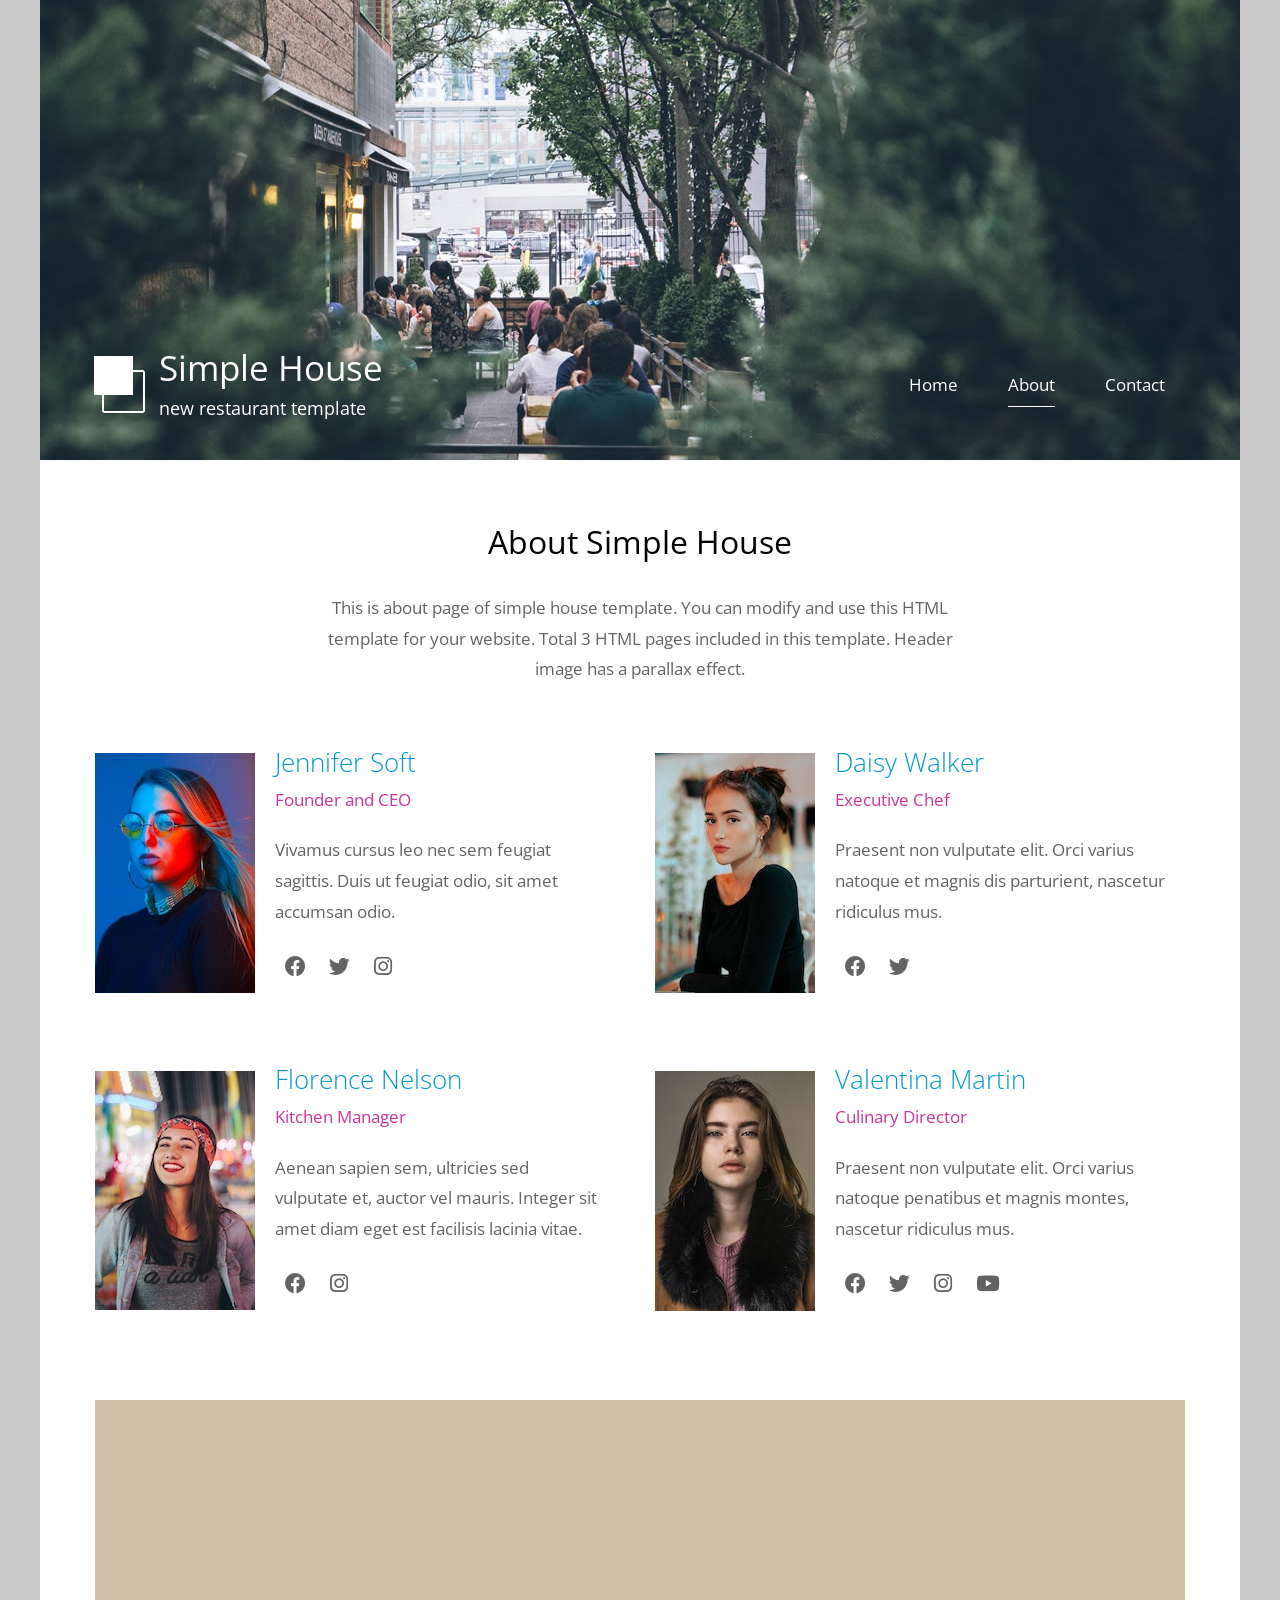
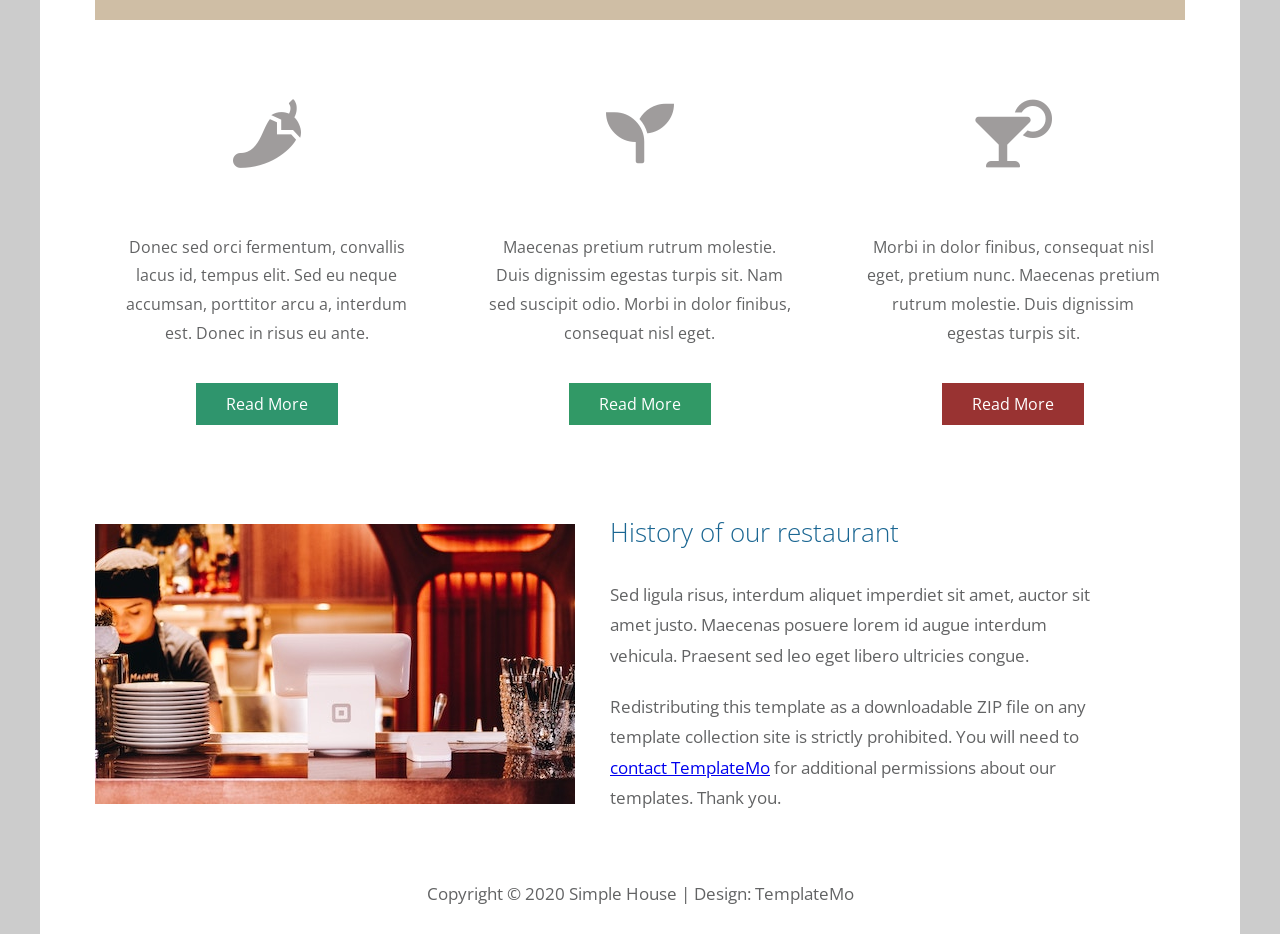
<file: about.html>
<!DOCTYPE html>
<html>

<head>
	<meta charset="UTF-8" />
    <meta name="viewport" content="width=device-width, initial-scale=1.0" />
    <meta http-equiv="X-UA-Compatible" content="ie=edge" />
    <title>Simple House - About Page</title>
    <link href="https://fonts.googleapis.com/css?family=Open+Sans:300,400" rel="stylesheet" />
    <link href="css/all.min.css" rel="stylesheet" />
	<link href="css/templatemo-style.css" rel="stylesheet" />
</head>
<!--

Simple House

https://templatemo.com/tm-539-simple-house

-->
<body> 

	<div class="container">
	<!-- Top box -->
		<!-- Logo & Site Name -->
		<div class="placeholder">
			<div class="parallax-window" data-parallax="scroll" data-image-src="img/simple-house-01.jpg">
				<div class="tm-header">
					<div class="row tm-header-inner">
						<div class="col-md-6 col-12">
							<img src="img/simple-house-logo.png" alt="Logo" class="tm-site-logo" /> 
							<div class="tm-site-text-box">
								<h1 class="tm-site-title">Simple House</h1>
								<h6 class="tm-site-description">new restaurant template</h6>	
							</div>
						</div>
						<nav class="col-md-6 col-12 tm-nav">
							<ul class="tm-nav-ul">
								<li class="tm-nav-li"><a href="index.html" class="tm-nav-link">Home</a></li>
								<li class="tm-nav-li"><a href="about.html" class="tm-nav-link active">About</a></li>
								<li class="tm-nav-li"><a href="contact.html" class="tm-nav-link">Contact</a></li>
							</ul>
						</nav>	
					</div>
				</div>
			</div>
		</div>

		<main>
			<header class="row tm-welcome-section">
				<h2 class="col-12 text-center tm-section-title">About Simple House</h2>
				<p class="col-12 text-center">This is about page of simple house template. 
                You can modify and use this HTML template for your website. Total 3 HTML pages included in this template. Header image has a parallax effect.</p>
			</header>

			<div class="tm-container-inner tm-persons">
				<div class="row">
					<article class="col-lg-6">
						<figure class="tm-person">
							<img src="img/about-01.jpg" alt="Image" class="img-fluid tm-person-img" />
							<figcaption class="tm-person-description">
								<h4 class="tm-person-name">Jennifer Soft</h4>
								<p class="tm-person-title">Founder and CEO</p>
								<p class="tm-person-about">Vivamus cursus leo nec sem feugiat sagittis.
								Duis ut feugiat odio, sit amet accumsan
								odio.</p>
								<div>
									<a href="https://fb.com" class="tm-social-link"><i class="fab fa-facebook tm-social-icon"></i></a>
									<a href="https://twitter.com" class="tm-social-link"><i class="fab fa-twitter tm-social-icon"></i></a>
									<a href="https://instagram.com" class="tm-social-link"><i class="fab fa-instagram tm-social-icon"></i></a>
								</div>
							</figcaption>
						</figure>
					</article>
					<article class="col-lg-6">
						<figure class="tm-person">
							<img src="img/about-02.jpg" alt="Image" class="img-fluid tm-person-img" />
							<figcaption class="tm-person-description">
								<h4 class="tm-person-name">Daisy Walker</h4>
								<p class="tm-person-title">Executive Chef</p>
								<p class="tm-person-about">Praesent non vulputate elit. Orci varius
								natoque et magnis dis parturient, nascetur ridiculus mus.</p>
								<div>
									<a href="https://fb.com" class="tm-social-link"><i class="fab fa-facebook tm-social-icon"></i></a>
									<a href="https://twitter.com" class="tm-social-link"><i class="fab fa-twitter tm-social-icon"></i></a>
								</div>
							</figcaption>
						</figure>
					</article>
					<article class="col-lg-6">
						<figure class="tm-person">
							<img src="img/about-03.jpg" alt="Image" class="img-fluid tm-person-img" />
							<figcaption class="tm-person-description">
								<h4 class="tm-person-name">Florence Nelson</h4>
								<p class="tm-person-title">Kitchen Manager</p>
								<p class="tm-person-about">Aenean sapien sem, ultricies sed vulputate
								et, auctor vel mauris. Integer sit amet diam eget est facilisis lacinia vitae.</p>
								<div>
									<a href="https://fb.com" class="tm-social-link"><i class="fab fa-facebook tm-social-icon"></i></a>
									<a href="https://instagram.com" class="tm-social-link"><i class="fab fa-instagram tm-social-icon"></i></a>
								</div>
							</figcaption>
						</figure>
					</article>
					<article class="col-lg-6">
						<figure class="tm-person">
							<img src="img/about-04.jpg" alt="Image" class="img-fluid tm-person-img" />
							<figcaption class="tm-person-description">
								<h4 class="tm-person-name">Valentina Martin</h4>
								<p class="tm-person-title">Culinary Director</p>
								<p class="tm-person-about">Praesent non vulputate elit. Orci varius
								natoque penatibus et magnis montes, nascetur ridiculus mus.</p>
								<div>
									<a href="https://fb.com" class="tm-social-link"><i class="fab fa-facebook tm-social-icon"></i></a>
									<a href="https://twitter.com" class="tm-social-link"><i class="fab fa-twitter tm-social-icon"></i></a>
									<a href="https://instagram.com" class="tm-social-link"><i class="fab fa-instagram tm-social-icon"></i></a>
									<a href="https://youtube.com" class="tm-social-link"><i class="fab fa-youtube tm-social-icon"></i></a>
								</div>
							</figcaption>
						</figure>
					</article>
				</div>
			</div>
			<div class="tm-container-inner tm-featured-image">
				<div class="row">
					<div class="col-12">
						<div class="placeholder-2">
							<div class="parallax-window-2" data-parallax="scroll" data-image-src="img/about-05.jpg"></div>		
						</div>
					</div>
				</div>
			</div>
			<div class="tm-container-inner tm-features">
				<div class="row">
					<div class="col-lg-4">
						<div class="tm-feature">
							<i class="fas fa-4x fa-pepper-hot tm-feature-icon"></i>
							<p class="tm-feature-description">Donec sed orci fermentum, convallis lacus id, tempus elit. Sed eu neque accumsan, porttitor arcu a, interdum est. Donec in risus eu ante.</p>
							<a href="index.html" class="tm-btn tm-btn-primary">Read More</a>
						</div>
					</div>
					<div class="col-lg-4">
						<div class="tm-feature">
							<i class="fas fa-4x fa-seedling tm-feature-icon"></i>
							<p class="tm-feature-description">Maecenas pretium rutrum molestie. Duis dignissim egestas turpis sit. Nam sed suscipit odio. Morbi in dolor finibus, consequat nisl eget.</p>
							<a href="index.html" class="tm-btn tm-btn-success">Read More</a>
						</div>
					</div>
					<div class="col-lg-4">
						<div class="tm-feature">
							<i class="fas fa-4x fa-cocktail tm-feature-icon"></i>
							<p class="tm-feature-description">Morbi in dolor finibus, consequat nisl eget, pretium nunc. Maecenas pretium rutrum molestie. Duis dignissim egestas turpis sit.</p>
							<a href="index.html" class="tm-btn tm-btn-danger">Read More</a>
						</div>
					</div>
				</div>
			</div>
			<div class="tm-container-inner tm-history">
				<div class="row">
					<div class="col-12">
						<div class="tm-history-inner">
							<img src="img/about-06.jpg" alt="Image" class="img-fluid tm-history-img" />
							<div class="tm-history-text"> 
								<h4 class="tm-history-title">History of our restaurant</h4>
								<p class="tm-mb-p">Sed ligula risus, interdum aliquet imperdiet sit amet, auctor sit amet justo. Maecenas posuere lorem id augue interdum vehicula. Praesent sed leo eget libero ultricies congue.</p>
								<p>Redistributing this template as a downloadable ZIP file on any template collection site is strictly prohibited. You will need to <a href="https://templatemo.com/contact">contact TemplateMo</a> for additional permissions about our templates. Thank you.</p>
							</div>
						</div>	
					</div>
				</div>
			</div>
		</main>

		<footer class="tm-footer text-center">
			<p>Copyright &copy; 2020 Simple House 
            
            | Design: <a rel="nofollow" href="https://templatemo.com">TemplateMo</a></p>
		</footer>
	</div>
	<script src="js/jquery.min.js"></script>
	<script src="js/parallax.min.js"></script>
</body>
</html>
</file>
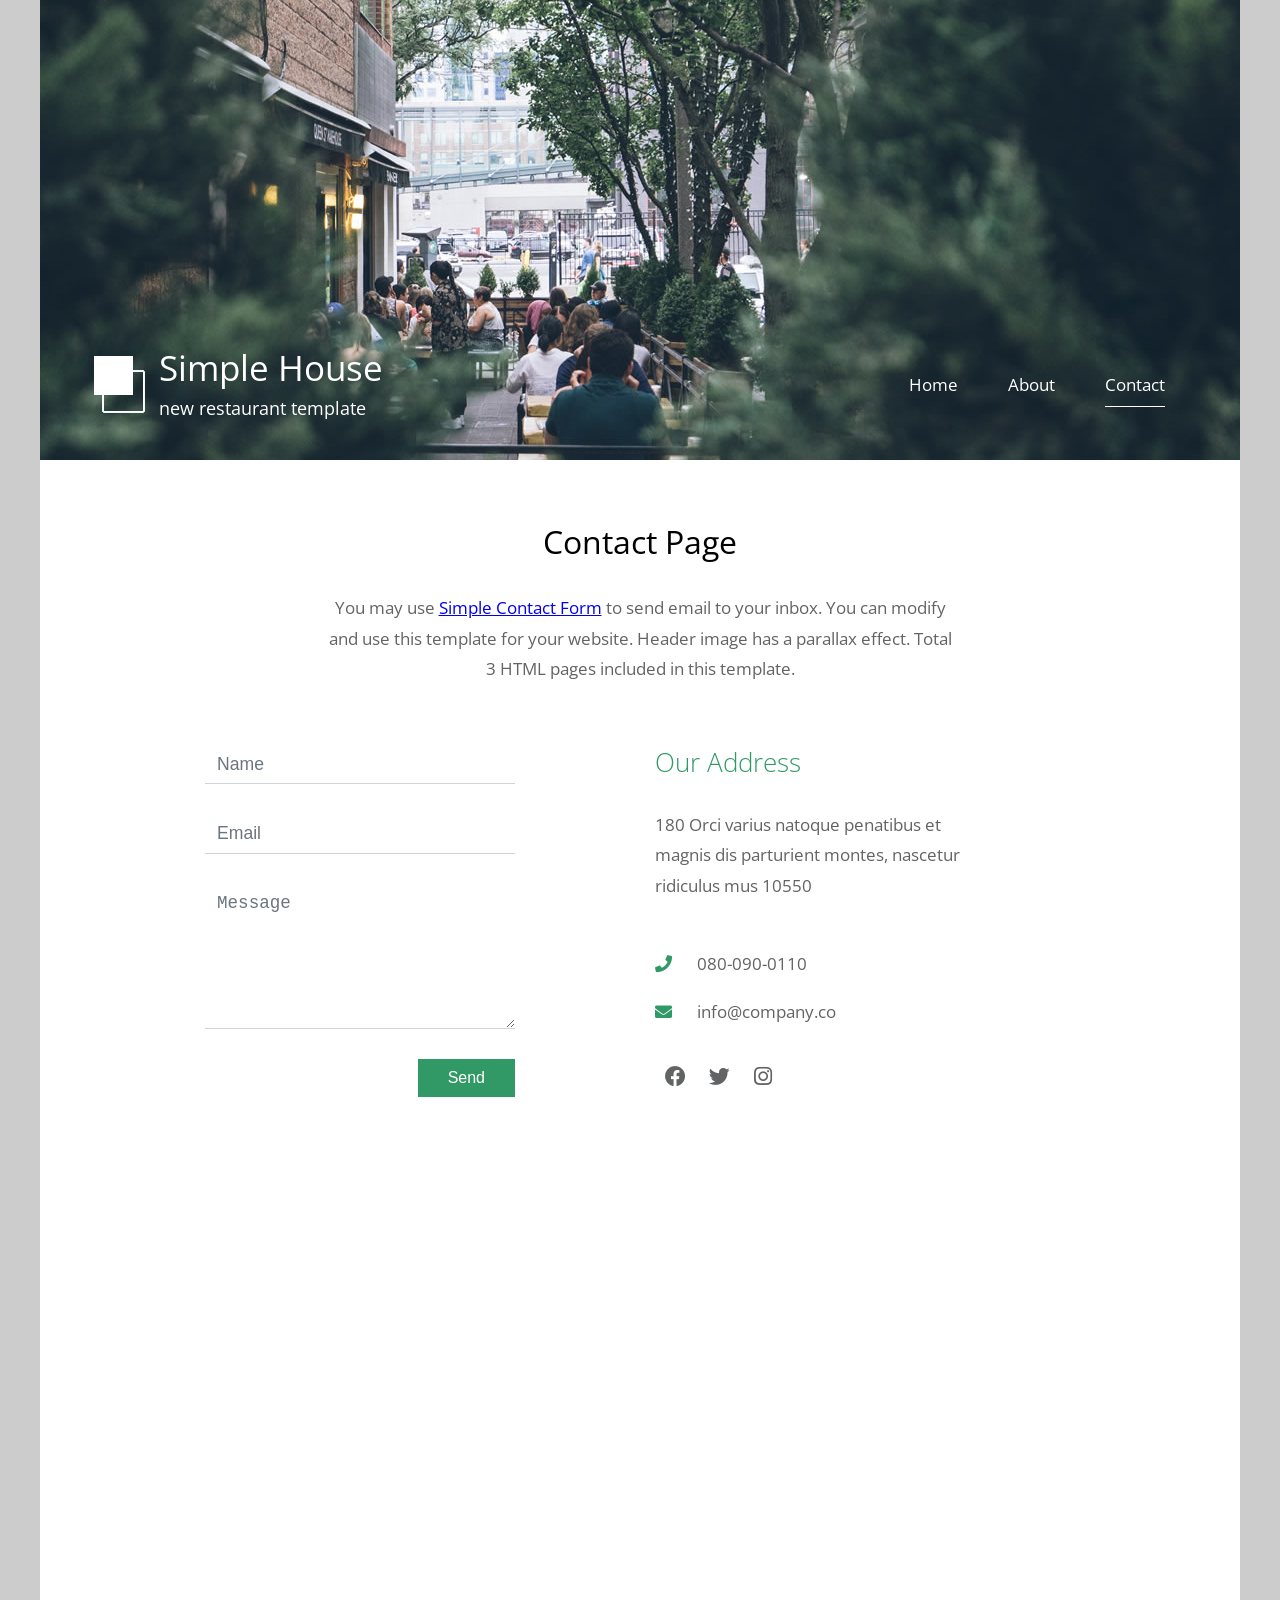
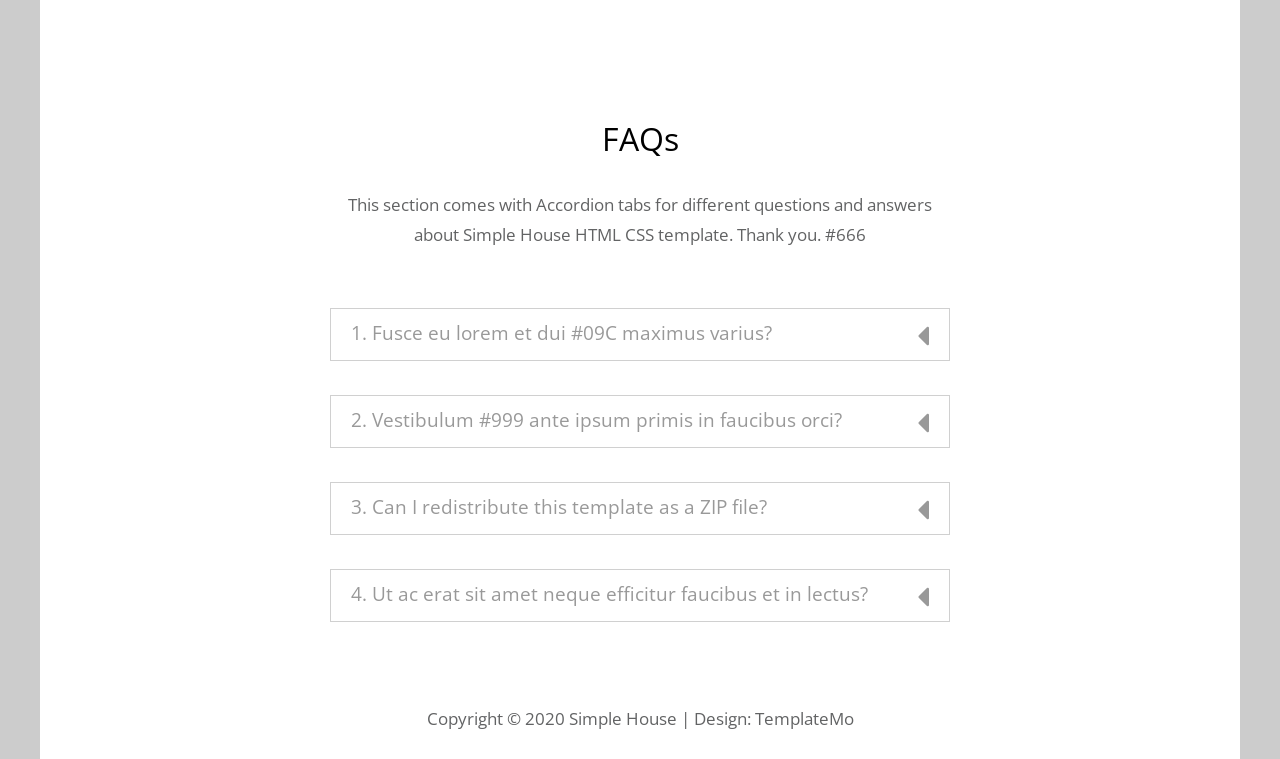
<file: contact.html>
<!DOCTYPE html>
<html>

<head>
	<meta charset="UTF-8" />
    <meta name="viewport" content="width=device-width, initial-scale=1.0" />
    <meta http-equiv="X-UA-Compatible" content="ie=edge" />
    <title>Simple House - Contact Page</title>
    <link href="https://fonts.googleapis.com/css?family=Open+Sans:300,400" rel="stylesheet" />
    <link href="css/all.min.css" rel="stylesheet" />
	<link href="css/templatemo-style.css" rel="stylesheet" />
</head>
<!--

Simple House

https://templatemo.com/tm-539-simple-house

-->
<body> 

	<div class="container">
	<!-- Top box -->
		<!-- Logo & Site Name -->
		<div class="placeholder">
			<div class="parallax-window" data-parallax="scroll" data-image-src="img/simple-house-01.jpg">
				<div class="tm-header">
					<div class="row tm-header-inner">
						<div class="col-md-6 col-12">
							<img src="img/simple-house-logo.png" alt="Logo" class="tm-site-logo" /> 
							<div class="tm-site-text-box">
								<h1 class="tm-site-title">Simple House</h1>
								<h6 class="tm-site-description">new restaurant template</h6>	
							</div>
						</div>
						<nav class="col-md-6 col-12 tm-nav">
							<ul class="tm-nav-ul">
								<li class="tm-nav-li"><a href="index.html" class="tm-nav-link">Home</a></li>
								<li class="tm-nav-li"><a href="about.html" class="tm-nav-link">About</a></li>
								<li class="tm-nav-li"><a href="contact.html" class="tm-nav-link active">Contact</a></li>
							</ul>
						</nav>	
					</div>
				</div>
			</div>
		</div>

		<main>
			<header class="row tm-welcome-section">
				<h2 class="col-12 text-center tm-section-title">Contact Page</h2>
				<p class="col-12 text-center">You may use <a rel="nofollow" href="https://www.ltcclock.com/downloads/simple-contact-form/" target="_blank">Simple Contact Form</a> to send email to your inbox. You can modify and use this template for your website. Header image has a parallax effect. Total 3 HTML pages included in this template.</p>
			</header>

			<div class="tm-container-inner-2 tm-contact-section">
				<div class="row">
					<div class="col-md-6">
						<form action="" method="POST" class="tm-contact-form">
					        <div class="form-group">
					          <input type="text" name="name" class="form-control" placeholder="Name" required="" />
					        </div>
					        
					        <div class="form-group">
					          <input type="email" name="email" class="form-control" placeholder="Email" required="" />
					        </div>
				
					        <div class="form-group">
					          <textarea rows="5" name="message" class="form-control" placeholder="Message" required=""></textarea>
					        </div>
					
					        <div class="form-group tm-d-flex">
					          <button type="submit" class="tm-btn tm-btn-success tm-btn-right">
					            Send
					          </button>
					        </div>
						</form>
					</div>
					<div class="col-md-6">
						<div class="tm-address-box">
							<h4 class="tm-info-title tm-text-success">Our Address</h4>
							<address>
								180 Orci varius natoque penatibus et magnis dis parturient montes, nascetur ridiculus mus 10550
							</address>
							<a href="tel:080-090-0110" class="tm-contact-link">
								<i class="fas fa-phone tm-contact-icon"></i>080-090-0110
							</a>
							<a href="mailto:info@company.co" class="tm-contact-link">
								<i class="fas fa-envelope tm-contact-icon"></i>info@company.co
							</a>
							<div class="tm-contact-social">
								<a href="https://fb.com/templatemo" class="tm-social-link"><i class="fab fa-facebook tm-social-icon"></i></a>
								<a href="#" class="tm-social-link"><i class="fab fa-twitter tm-social-icon"></i></a>
								<a href="#" class="tm-social-link"><i class="fab fa-instagram tm-social-icon"></i></a>
							</div>
						</div>
					</div>
				</div>
			</div>
            
<!-- How to change your own map point
	1. Go to Google Maps
	2. Click on your location point
	3. Click "Share" and choose "Embed map" tab
	4. Copy only URL and paste it within the src="" field below
-->
			<div class="tm-container-inner-2 tm-map-section">
				<div class="row">
					<div class="col-12">
						<div class="tm-map">
							<iframe src="https://www.google.com/maps/embed?pb=!1m18!1m12!1m3!1d11196.961132529668!2d-43.38581128725845!3d-23.011063013218724!2m3!1f0!2f0!3f0!3m2!1i1024!2i768!4f13.1!3m3!1m2!1s0x9bdb695cd967b7%3A0x171cdd035a6a9d84!2sAv.%20L%C3%BAcio%20Costa%20-%20Barra%20da%20Tijuca%2C%20Rio%20de%20Janeiro%20-%20RJ%2C%20Brazil!5e0!3m2!1sen!2sth!4v1568649412152!5m2!1sen!2sth" frameborder="0" style="border:0;" allowfullscreen=""></iframe>
						</div>
					</div>
				</div>
			</div>
			<div class="tm-container-inner-2 tm-info-section">
				<div class="row">
					<!-- FAQ -->
					<div class="col-12 tm-faq">
						<h2 class="text-center tm-section-title">FAQs</h2>
						<p class="text-center">This section comes with Accordion tabs for different questions and answers about Simple House HTML CSS template. Thank you. #666</p>
						<div class="tm-accordion">
							<button class="accordion">1. Fusce eu lorem et dui #09C maximus varius?</button>
							<div class="panel">
							  <p>#666 Duis blandit purus vel nenenatis rutrum. Pellentesque pellentesque tindicunt lorem, ac egestas massa sollicitudin vel. Nam scelerisque vulputate quam mollis pretium. Morbi condimentum volutpat.</p>
							</div>
							
							<button class="accordion">2. Vestibulum #999 ante ipsum primis in faucibus orci?</button>
							<div class="panel">
							  <p>Mauris euismod odio at commodo rhoncus. Maecenas nec interdum purus, sed auctor est. Sed eleifend urna nec diam consectetur, a aliquet turpis facilisis. Integer est sapien, sagittis vel massa vel, interdum euismod erat. Aenean sollicitudin nisi neque, efficitur posuere urna rutrum porta.</p>
							</div>
							
							<button class="accordion">3. Can I redistribute this template as a ZIP file?</button>
							<div class="panel">
							  <p>Redistributing this template as a downloadable ZIP file on any template collection site is strictly prohibited. You will need to <a href="https://templatemo.com/contact">contact TemplateMo</a> for additional permissions about our templates. Thank you.</p>
							</div>
							
							<button class="accordion">4. Ut ac erat sit amet neque efficitur faucibus et in lectus?</button>
							<div class="panel">
								<p>Vivamus viverra pretium ultricies. Praesent feugiat, sapien vitae blandit efficitur, sem nulla venenatis nunc, vel maximus ligula sem a sem. Pellentesque ligula ex, facilisis ac libero a, blandit ullamcorper enim.</p>
							</div>
						</div>	
					</div>
				</div>
			</div>
		</main>

		<footer class="tm-footer text-center">
			<p>Copyright &copy; 2020 Simple House 
            
            | Design: <a rel="nofollow" href="https://templatemo.com">TemplateMo</a></p>
		</footer>
	</div>
	<script src="js/jquery.min.js"></script>
	<script src="js/parallax.min.js"></script>
	<script>
		$(document).ready(function(){
			var acc = document.getElementsByClassName("accordion");
			var i;
			
			for (i = 0; i < acc.length; i++) {
			  acc[i].addEventListener("click", function() {
			    this.classList.toggle("active");
			    var panel = this.nextElementSibling;
			    if (panel.style.maxHeight) {
			      panel.style.maxHeight = null;
			    } else {
			      panel.style.maxHeight = panel.scrollHeight + "px";
			    }
			  });
			}	
		});
	</script>
</body>
</html>
</file>
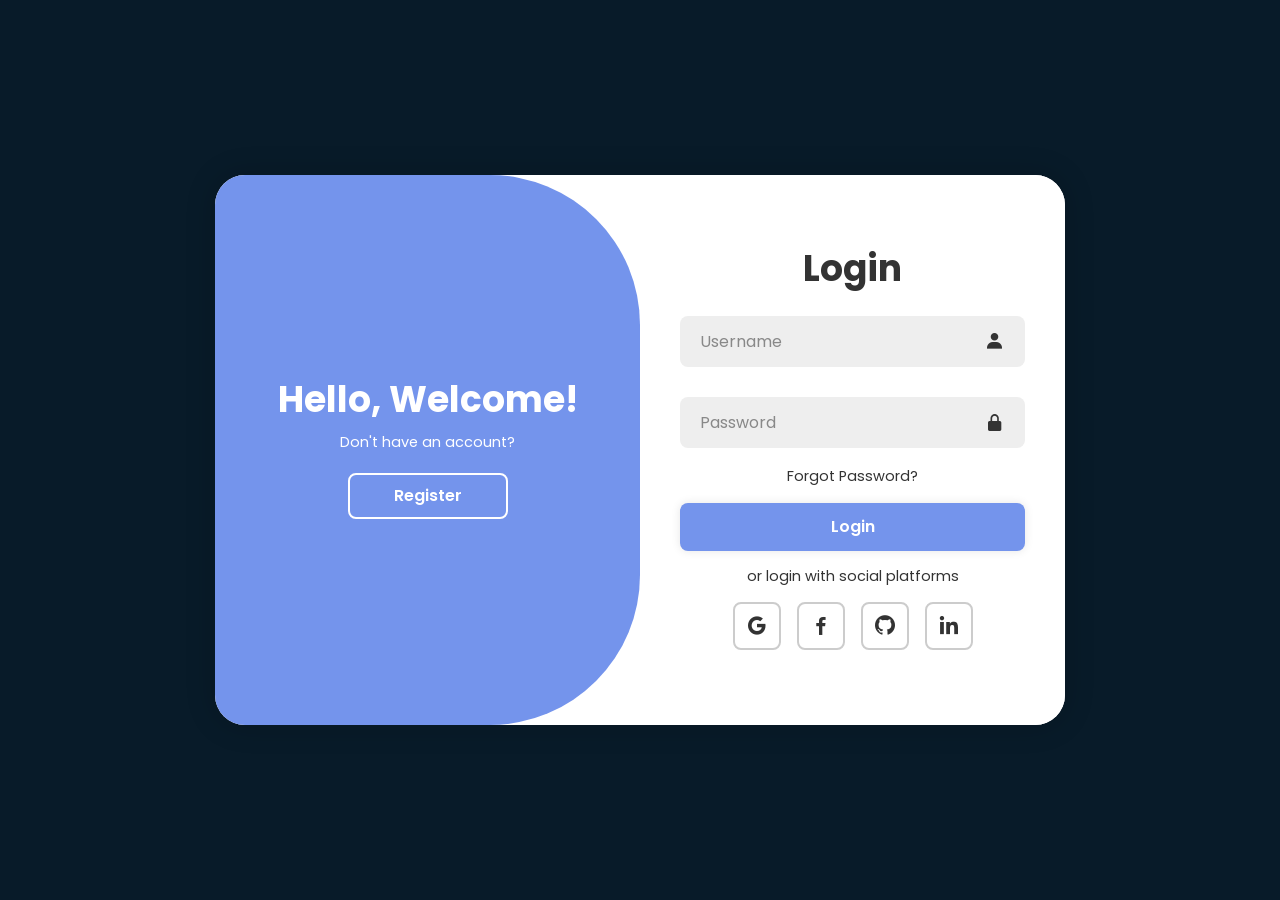
<file: login.html>
<!DOCTYPE html>
<html lang="en">

<head>
    <meta charset="UTF-8">
    <meta name="viewport" content="width=device-width, initial-scale=1.0">

    <title>Login</title>

    <link rel="stylesheet" href="css/login.css">

    <link href='https://unpkg.com/boxicons@2.1.4/css/boxicons.min.css' rel='stylesheet'>
</head>

<body>

    <div class="container">

        <!-- LOGIN FORM -->
        <div class="form-box login">
            <form action="#">
                <h1>Login</h1>

                <div class="input-box">
                    <input type="text" id="loginUsername" placeholder="Username" required>
                    <i class='bx bxs-user'></i>
                </div>

                <div class="input-box">
                    <input type="password" id="loginPassword" placeholder="Password" required>
                    <i class='bx bxs-lock-alt'></i>
                </div>

                <div class="forgot-link">
                    <a href="#">Forgot Password?</a>
                </div>

                <button type="button" onclick="goLogin()" class="btn">
                    Login
                </button>

                <p>or login with social platforms</p>

                <div class="social-icons">
                    <a href="#"><i class='bx bxl-google'></i></a>
                    <a href="#"><i class='bx bxl-facebook'></i></a>
                    <a href="#"><i class='bx bxl-github'></i></a>
                    <a href="#"><i class='bx bxl-linkedin'></i></a>
                </div>
            </form>
        </div>

        <!-- REGISTER FORM -->
        <div class="form-box register">
            <form action="#">
                <h1>Registration</h1>

                <div class="input-box">
                    <input type="text" id="registerUsername" placeholder="Username" required>
                    <i class='bx bxs-user'></i>
                </div>

                <div class="input-box">
                    <input type="email" id="registerEmail" placeholder="Email" required>
                    <i class='bx bxs-envelope'></i>
                </div>

                <div class="input-box">
                    <input type="password" id="registerPassword" placeholder="Password" required>
                    <i class='bx bxs-lock-alt'></i>
                </div>

                <button type="button" onclick="goRegister()" class="btn">
                    Register
                </button>

                <p>or register with social platforms</p>

                <div class="social-icons">
                    <a href="#"><i class='bx bxl-google'></i></a>
                    <a href="#"><i class='bx bxl-facebook'></i></a>
                    <a href="#"><i class='bx bxl-github'></i></a>
                    <a href="#"><i class='bx bxl-linkedin'></i></a>
                </div>
            </form>
        </div>

        <!-- TOGGLE PANEL -->
        <div class="toggle-box">

            <div class="toggle-panel toggle-left">
                <h1>Hello, Welcome!</h1>
                <p>Don't have an account?</p>
                <button class="btn register-btn">Register</button>
            </div>

            <div class="toggle-panel toggle-right">
                <h1>Welcome Back!</h1>
                <p>Already have an account?</p>
                <button class="btn login-btn">Login</button>
            </div>

        </div>

    </div>


    <script src="js/login.js"></script>

</body>
</html>
</file>
<file: css/templatemo-style.css>
/*

Simple House

https://templatemo.com/tm-539-simple-house

*/

ul, nav, body, h1, h2, h4, h6, p, figure {
  margin: 0;
  padding: 0;
}

a, button { transition: all 0.3s ease; }

/* Bootstrap grid system  */

html {
  box-sizing: border-box;
  -ms-overflow-style: scrollbar;
}

*,
*::before,
*::after {
  box-sizing: inherit;
}

.container {
  width: 100%;
  max-width: 1200px;
  margin-right: auto;
  margin-left: auto;
}

.tm-container-inner,
.tm-container-inner-2 {
  padding-left: 15px;
  padding-right: 15px;
}

.row {
  display: -ms-flexbox;
  display: flex;
  -ms-flex-wrap: wrap;
  flex-wrap: wrap;
  margin-left: -15px;
  margin-right: -15px;
}

.col-lg-3,
.col-lg-4,
.col-lg-6,
.col-md-4,
.col-md-6,
.col-sm-6, 
.col-12 {
  position: relative;
  width: 100%;
  padding-right: 15px;
  padding-left: 15px;
}

.col-12 {
  -ms-flex: 0 0 100%;
  flex: 0 0 100%;
  max-width: 100%;
}

@media (min-width: 576px) {
  .col-sm-6 {
    -ms-flex: 0 0 50%;
    flex: 0 0 50%;
    max-width: 50%;
  }
}

@media (min-width: 768px) {
  .col-md-4 {
    -ms-flex: 0 0 33.333333%;
    flex: 0 0 33.333333%;
    max-width: 33.333333%;
  }
  
  .col-md-6 {
    -ms-flex: 0 0 50%;
    flex: 0 0 50%;
    max-width: 50%;
  }
}

@media (min-width: 992px) {
  .col-lg-3 {
    -ms-flex: 0 0 25%;
    flex: 0 0 25%;
    max-width: 25%;
  }
  
  .col-lg-4 {
    -ms-flex: 0 0 33.333333%;
    flex: 0 0 33.333333%;
    max-width: 33.333333%;
  }
  
  .col-lg-6 {
    -ms-flex: 0 0 50%;
    flex: 0 0 50%;
    max-width: 50%;
  }
}

/*
  primary: #2D99CC
  success: #319966
  danger: #993332
*/

.tm-btn {
  display: inline-block;
  font-size: 1rem;
  width: auto;
  padding: 10px 30px;
  text-decoration: none;
  cursor: pointer;
  border: 0;
}

.tm-btn-default {
  border: 1px solid #ccc;
  background-color: transparent;
  color: #626364;
}

.tm-btn-default:hover,
.tm-btn-default:focus {
  color: white;
  background-color: #98999A;
}

.tm-btn-primary {
    background-color: #2F956D;
    color: white;
}

.tm-btn-primary:hover,
.tm-btn-primary:focus {
    background-color: #1A6692;
}

.tm-btn-success {
  background-color: #319966;
  color: white;
}

.tm-btn-success:hover,
.tm-btn-success:focus {
  background-color: #1d6e46;
}

.tm-btn-danger {
  background-color: #993332;
  color: white;
}

.tm-btn-danger:hover,
.tm-btn-danger:focus {
  background-color: #752423;
}

.tm-mb-45 {
  margin-bottom: 45px;
}

.tm-mb-p {
    margin-bottom: 20px;
}

.tm-text-success {
  color: #319966;
}

.text-center {
  text-align: center;
}

.hidden {
  display: none !important;
}

.img-fluid {
  max-width: 100%;
  height: auto;
}

body {
  font-family: 'Open Sans', Arial, sans-serif;
  font-size: 17px;
  background-color: #ccc;
  overflow-x: hidden;
}

.container {
  background-color: white;
}

p, address {
  color: #626364;
  line-height: 1.8;
}

/* Set width and height in JS */
.placeholder {
  width: 100%;
  min-height: 460px;
  background-color: #556E5B;
}

.placeholder-2 {
  width: 100%;
  min-height: 220px;
  background-color: #CFBEA5;
  position: relative;
  z-index: 998;
}

.parallax-window {
  min-height: 460px;
  background: transparent;
  position: relative;
}

.parallax-window-2 {
  min-height: 220px;
  width: 100%;
  margin-left: auto;
  margin-right: auto;
  background: transparent;
  position: relative;
}

.parallax-mirror {
  z-index: 999 !important;
}

.tm-header {
  position: absolute;
  bottom: 0;
  left: 0;
  width: 100%;
  color: white;
  z-index: 1000;
}

.tm-header-inner {
  padding: 40px 50px;
}

@media (max-width: 991px) {
  .tm-header-inner {
    padding: 30px 15px;
  }
}

.tm-site-logo {
  display: inline-block;
  margin-right: 5px;
}

.tm-site-text-box {
  display: inline-block;
}

.tm-site-title {
  font-size: 2.2rem;
  font-weight: 400;
  margin-bottom: 5px;
}

.tm-site-description {
  font-size: 1.1rem;
  font-weight: 400;
}

.tm-nav {
  text-align: right;
  margin-top: 30px;
}

.tm-nav-ul {
  display: flex;
  justify-content: flex-end;
}

.tm-nav-li {
  list-style: none;
  display: block;
  margin-bottom: 0;
  padding-right: 25px;
  padding-left: 25px;
}

@media (max-width: 991px) {
  .tm-nav-li {
    padding-right: 15px;
    padding-left: 15px;
  }
}

.tm-nav-link {
  color: white;
  text-decoration: none;
  padding-bottom: 10px;
}

.tm-nav-link.active,
.tm-nav-link:hover {
  border-bottom: 1px solid white;
}

.tm-welcome-section {
  margin: 60px auto;
  max-width: 655px;
}

.tm-section-title {
  font-size: 2rem;
  font-weight: 400;
  margin-bottom: 30px;
}

.tm-gallery {
  margin-bottom: 80px;
}

.tm-gallery-page {
  max-width: 280px;
  margin-left: auto;
  margin-right: auto;
  display: -ms-flexbox;
  display: flex;
  -ms-flex-wrap: wrap;
  flex-wrap: wrap;
}

.tm-gallery-description {
  font-size: 0.95rem;
}

.tm-section,
.tm-container-inner,
.tm-container-inner-2 {
  margin-left: auto;
  margin-right: auto;
}

/* Small devices (landscape phones, 576px and up) */
@media (min-width: 576px) {
  .tm-gallery-page {
    max-width: 560px;
  }
}

/* Medium devices (tablets, 768px and up) */
@media (min-width: 768px) {
  .tm-gallery-page,
  .tm-section,
  .tm-container-inner,
  .tm-container-inner-2 {
    max-width: 840px;
  }
}

/* Large devices (desktops, 992px and up) */
@media (min-width: 992px) {
  .tm-gallery-page,
  .tm-section {
    max-width: 1120px;
  }
  
  .tm-container-inner {
    max-width: 1120px;
  }
  
  .tm-container-inner-2 {
    max-width: 900px;
  }
}

.tm-gallery-item {
  max-width: 280px;
}

.tm-gallery-img {
  margin-bottom: 20px;
}

.tm-gallery-title {
  font-size: 1.3rem;
  font-weight: 400;
  color: #1A6692;
  margin-bottom: 15px;
}

.tm-gallery-description {
  margin-bottom: 20px;
}

.tm-gallery-price {
  font-size: 1.25rem;
  color: #2F956D;
  margin-bottom: 60px;
}

.tm-paging-links {
  text-align: center;
  margin-bottom: 40px;
}

.tm-paging-item {
  list-style: none;
  display: inline-block;
  border: 1px solid #2F956D;
  margin: 7px;
}

.tm-paging-link {
  padding: 10px 30px;
  display: flex;
  align-items: center;
  justify-content: center;
  text-decoration: none;
  color: #2F956D;
  background-color: transparent;
}

.tm-paging-link.active,
.tm-paging-link:hover {
    background-color: #2F956D;
    color: white;
}

.tm-description-figure {
  text-align: center;  
}

.tm-description-box {
  margin-left: auto;
  margin-right: auto;
}

.tm-description-box {
  padding-left: 0;
  padding-right: 0;
  display: flex;
  flex-direction: column;
  margin-top: 30px;
  max-width: 530px;
}

@media (min-width: 768px) {
  .tm-description-box {
    padding-left: 5px;
    padding-right: 40px;
    margin-top: 0;
  }
}

.tm-right {
  align-self: flex-end;
}

.tm-footer {
  padding: 25px 15px;
  margin-top: 40px;
}

.tm-footer a {
  color: #626364;
  text-decoration: none;
}

.tm-footer a:hover {
  color: #1A6692;
}

/* About */
.tm-persons {
  margin-bottom: 20px;
}

.tm-person {
  display: flex;
  flex-direction: column;
  align-items: center;
  justify-content: center;
  margin-bottom: 60px;
}

@media (min-width: 420px) {
  .tm-person {
    flex-direction: row;
  }
}

.tm-person-description {
  padding-left: 20px;
  padding-right: 20px;
}

.tm-person-name {
  font-size: 1.6rem;
  font-weight: 300;
  color: #09C;
  margin-bottom: 5px;
  margin-top: 15px;
}

@media (min-width: 420px) {
  .tm-person-name {
    margin-top: 0;
  }
}

.tm-person-title {
  color: #C39;
  margin-bottom: 20px;
}

.tm-person-about {
  margin-bottom: 20px;
}

.tm-social-link {
  color: #626364;
  display: inline-block;
  border-radius: 1px;
  background-color: transparent;
  font-size: 1.3rem;
  text-decoration: none;
  width: 40px;
  height: 40px;
  margin-right: 0;
  margin-bottom: 15px;
}

.tm-social-link:hover {
  color: white;
  background-color: #626364;
}

.tm-social-icon {
  display: flex;
  align-items: center;
  justify-content: center;
  width: 100%;
  height: 100%;
}

.tm-feature {
  text-align: center;
  padding: 45px 20px;
}

.tm-feature-icon {
  color: #9f9c9c;
  margin-bottom: 65px;
}

.tm-feature-description {
  margin-bottom: 35px;
  font-size: 1rem;
}

.tm-features {
  margin-top: 35px;
}

.tm-history {
  margin-top: 45px;
}

.tm-history-inner {
  display: flex;
  align-items: center;
  justify-content: center;
  flex-direction: column;
}

.tm-history-img {
  max-width: 100%;
}

@media (min-width: 768px) {
 .tm-history-img {
    max-width: 50%;
  }
  
  .tm-history-inner {
    flex-direction: row;
  }
}

.tm-history-title {
  font-size: 1.6rem;
  font-weight: 300;
  color: #1A6692;
  margin-bottom: 30px;
}

.tm-history-text {
  max-width: 480px;
  margin: 15px auto 0;
}

.tm-history-description {
  margin-bottom: 40px;
}

@media (min-width: 768px) {
 .tm-history-text {
    max-width: auto;
    margin: 0 auto 0 35px;
  } 
}

/* Contact Page */
.tm-contact-form {
  max-width: 100%;
}

@media (min-width: 768px) {
 .tm-contact-form {
    max-width: 310px;
  } 
}

.tm-d-flex {
  display: flex;
  flex-direction: column;
}

.tm-btn-right {
  align-self: flex-end;
}

.form-group {
  margin-bottom: 30px;
}

.form-control {
  display: block;
  width: 100%;
  padding: 0.375rem 0.75rem;
  font-size: 1.1rem;
  font-weight: 400;
  line-height: 1.5;
  color: #626364;
  background-color: #fff;
  background-clip: padding-box;
  border: 1px solid #ced4da;
  border-right: 0;
  border-top: 0;
  border-left: 0;
  border-radius: 0;
  transition: border-color 0.15s ease-in-out, box-shadow 0.15s ease-in-out;
}

.form-control::-ms-expand {
  background-color: transparent;
  border: 0;
}

.form-control:focus {
  color: #495057;
  background-color: #fff;
  border-color: #80bdff;
  outline: 0;
  box-shadow: 0 0 0 0.2rem rgba(0, 123, 255, 0.25);
}

.form-control::-webkit-input-placeholder {
  color: #6c757d;
  opacity: 1;
}

.form-control::-moz-placeholder {
  color: #6c757d;
  opacity: 1;
}

.form-control:-ms-input-placeholder {
  color: #6c757d;
  opacity: 1;
}

.form-control::-ms-input-placeholder {
  color: #6c757d;
  opacity: 1;
}

.form-control::placeholder {
  color: #6c757d;
  opacity: 1;
}

.tm-info-title {
  font-size: 1.6rem;
  font-weight: 300;
  margin-bottom: 30px;
}

address {
  font-style: normal;
  margin-bottom: 50px;
}

.tm-address-box {
  max-width: 100%;
}

@media (min-width: 768px) {
 .tm-address-box {
    max-width: 315px;
  } 
}

.tm-contact-icon {
  display: inline-block;
  margin-right: 25px;
  color: #319966;
}

.tm-contact-link {
  display: inline-block;
  color: #626364;
  margin-bottom: 25px;
  text-decoration: none;
}

.tm-contact-social {
  margin-top: 10px;
}

.tm-map {
  max-width: 900px;
  height: 450px;
  width: 100%;
  margin-left: auto;
  margin-right: auto;
}

.tm-map iframe {
  width: 100%;
  height: 100%;
}

.tm-contact-section {
  padding-bottom: 30px;
}

.tm-map-section {
  padding-top: 40px;
  padding-bottom: 40px;
}

.tm-info-section {
  padding-top: 30px;
}

.tm-faq {
  max-width: 650px;
  margin-left: auto;
  margin-right: auto;
}

.tm-accordion {
  padding-top: 40px;
}

/* https://www.w3schools.com/howto/howto_js_accordion.asp */
/* Style the buttons that are used to open and close the accordion panel */
.accordion {
  font-size: 1.2rem;
  font-family: 'Open Sans', Helevetica, Arial, sans-serif;
  color: #999;
  background-color: transparent;
  border: 1px solid #d0d0d0;
  margin-bottom: 17px;
  margin-top: 17px;
  cursor: pointer;
  padding: 10px 20px 6px;
  width: 100%;
  text-align: left;
  outline: none;
  transition: 0.4s;
}

/* Add a background color to the button if it is clicked on (add the .active class with JS), and when you move the mouse over it (hover) */
.accordion.active, .accordion:hover {
  color: #09C;
}

@keyframes changeIcon {
  0% {
    content: '\f0d9';
  }
  50% {
    color: white;
  }
  100% {
    content: "\f0d7";
  }
}

@keyframes changeIconBack {
  0% {
    content: '\f0d7';
  }
  50% {
    color: white;
  }
  100% {
    content: "\f0d9";
  }
}

.accordion:after {
  font-family: 'Font Awesome 5 Free';
  font-weight: 900;
  animation: changeIconBack 0.3s linear;
  content: '\f0d9';
  font-size: 2rem;
  color: #999;
  float: right;
  margin-left: 5px;
}

.accordion.active:after {
  animation: changeIcon 0.3s linear;
  content: '\f0d7';
}

/* Style the accordion panel. Note: hidden by default */
.panel {
  background-color: white;
  max-height: 0;
  overflow: hidden;
  transition: max-height 0.2s ease-out;
}

.panel p {
  padding: 5px 20px 30px;
}

/* ===== USER DROPDOWN ===== */

.dropdown-user{
    position:relative;
    display:inline-block;
}

.dropdown-btn{
    display:flex;
    align-items:center;
    gap:8px;

    background:transparent !important;
    border:none !important;
    outline:none;

    color:white !important;

    cursor:pointer;

    font-size:18px;
    font-weight:500;
}

.user-icon,
.user-text{
    font-size:18px;
    color:white;
}

.arrow{
    font-size:12px;
    color:white;
}

/* DROPDOWN */

.dropdown-content{
    display:none;

    position:absolute;

    right:0;
    top:38px;

    min-width:140px;

    background:#1f1f1f;

    border-radius:10px;

    overflow:hidden;

    z-index:9999;

    box-shadow:0 8px 20px rgba(0,0,0,0.25);
}

/* muncul saat diklik */

.dropdown-content.show{
    display:block;
}

.dropdown-content a{
    display:block;

    padding:12px 16px;

    color:white !important;

    text-decoration:none !important;

    font-size:15px;

    transition:0.3s;
}

.dropdown-content a:hover{
    background:#333;
}
</file>
<file: css/login.css>
@import url('https://fonts.googleapis.com/css2?family=Poppins:wght@300;400;500;600;700;800;900&display=swap');

* {
    margin: 0;
    padding: 0;
    box-sizing: border-box;
    font-family: 'Poppins', sans-serif;
}

body {
    display: flex;
    justify-content: center;
    align-items: center;
    min-height: 100vh;
    background: #081b29;
}

.container {
    position: relative;
    width: 850px;
    height: 550px;
    background: #fff;
    margin: 20px;
    border-radius: 30px;
    overflow: hidden;
    box-shadow: 0 0 30px rgba(0, 0, 0, .2);
}

.form-box {
    position: absolute;
    right: 0;
    width: 50%;
    height: 100%;
    background: #fff;
    display: flex;
    align-items: center;
    color: #333;
    text-align: center;
    padding: 40px;
    z-index: 1;
    transition: .6s ease-in-out 1.2s, visibility 0s 1s;
}

.container.active .form-box {
    right: 50%;
}

.form-box.register {
    visibility: hidden;
}

.container.active .form-box.register {
    visibility: visible;
}

form {
    width: 100%;
}

.container h1 {
    font-size: 36px;
    margin: -10px 0;
}

.input-box {
    position: relative;
    margin: 30px 0;
}

.input-box input {
    width: 100%;
    padding: 13px 50px 13px 20px;
    background: #eee;
    border-radius: 8px;
    border: none;
    outline: none;
    font-size: 16px;
    color: #333;
    font-weight: 500;
}

.input-box input::placeholder {
    color: #888;
    font-weight: 400;
}

.input-box i {
    position: absolute;
    right: 20px;
    top: 50%;
    transform: translateY(-50%);
    font-size: 20px;
}

.forgot-link {
    margin: -15px 0 15px;
}

.forgot-link a {
    font-size: 14.5px;
    color: #333;
    text-decoration: none;
}

.btn {
    width: 100%;
    height: 48px;
    background: #7494ec;
    border-radius: 8px;
    box-shadow: 0 0 10px rgba(0, 0, 0, .1);
    border: none;
    cursor: pointer;
    font-size: 16px;
    color: #fff;
    font-weight: 600;
}

.container p {
    font-size: 14.5px;
    margin: 15px 0;
}

.social-icons {
    display: flex;
    justify-content: center;
}

.social-icons a {
    display: inline-flex;
    padding: 10px;
    border: 2px solid #ccc;
    border-radius: 8px;
    font-size: 24px;
    color: #333;
    text-decoration: none;
    margin: 0 8px;
}

.toggle-box {
    position: absolute;
    width: 100%;
    height: 100%;
}

.toggle-box::before {
    content: '';
    position: absolute;
    left: -250%;
    width: 300%;
    height: 100%;
    background: #7494ec;
    border-radius: 150px;
    z-index: 2;
    transition: 1.8s ease-in-out;
}

.container.active .toggle-box::before {
    left: 50%;
}

.toggle-panel {
    position: absolute;
    width: 50%;
    height: 100%;
    color: #fff;
    display: flex;
    flex-direction: column;
    justify-content: center;
    align-items: center;
    z-index: 2;
    transition: .6s ease-in-out;
}

.toggle-panel.toggle-left {
    left: 0;
    transition-delay: 1.2s;
}

.container.active .toggle-panel.toggle-left {
    left: -50%;
    transition-delay: .6s;
}

.toggle-panel.toggle-right {
    right: -50%;
    transition-delay: .6s;
}

.container.active .toggle-panel.toggle-right {
    right: 0;
    transition-delay: 1.2s;
}

.toggle-panel p {
    margin-bottom: 20px;
}

.toggle-panel .btn {
    width: 160px;
    height: 46px;
    background: transparent;
    border: 2px solid #fff;
    box-shadow: none;
}

@media screen and (max-width: 650px) {

    .container {
        height: calc(100vh - 40px);
    }

    .form-box {
        bottom: 0;
        width: 100%;
        height: 70%;
    }

    .container.active .form-box {
        right: 0;
        bottom: 30%;
    }

    .toggle-box::before {
        left: 0;
        top: -270%;
        width: 100%;
        height: 300%;
        border-radius: 20vw;
    }

    .container.active .toggle-box::before {
        left: 0;
        top: 70%;
    }

    .toggle-panel {
        width: 100%;
        height: 30%;
    }

    .toggle-panel.toggle-left {
        top: 0;
    }

    .container.active .toggle-panel.toggle-left {
        left: 0;
        top: -30%;
    }

    .toggle-panel.toggle-right {
        right: 0;
        bottom: -30%;
    }

    .container.active .toggle-panel.toggle-right {
        bottom: 0;
    }
}

@media screen and (max-width: 400px) {

    .form-box {
        padding: 20px;
    }

    .toggle-panel h1 {
        font-size: 30px;
    }
}
</file>
